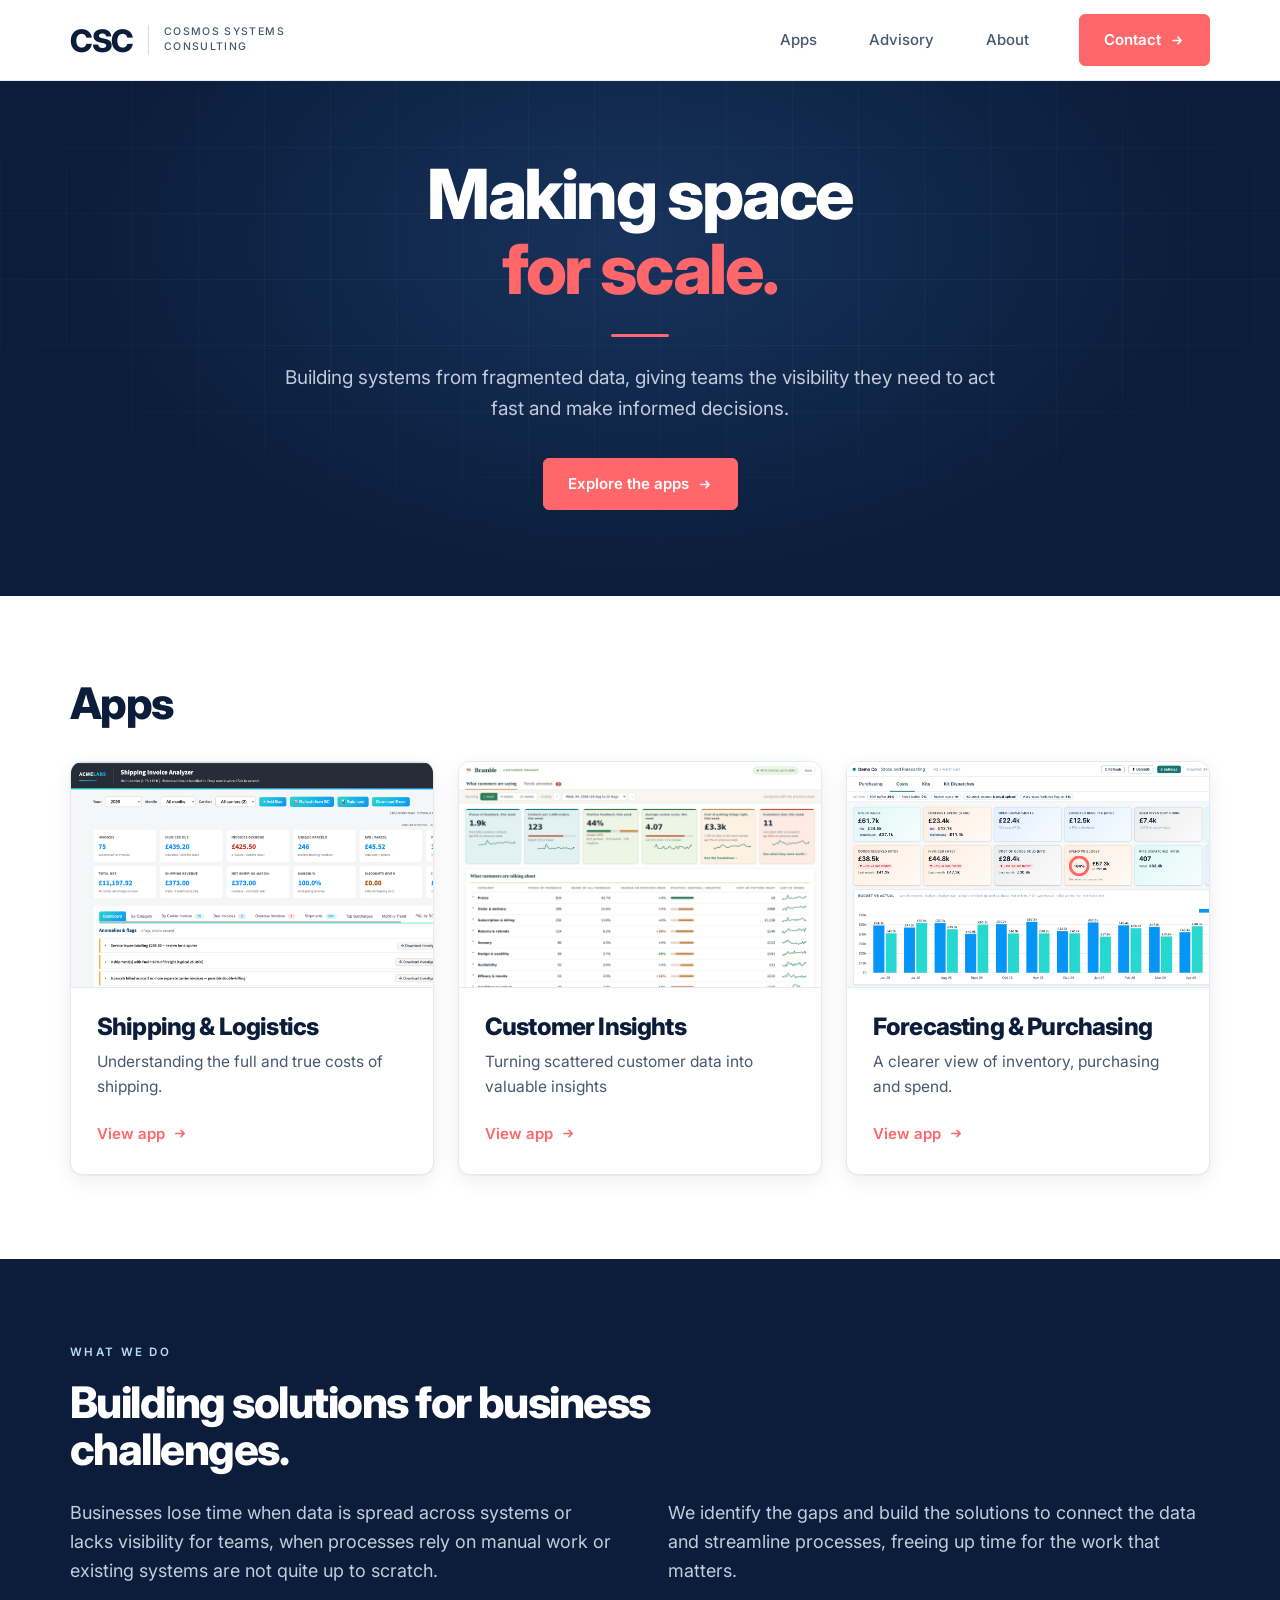
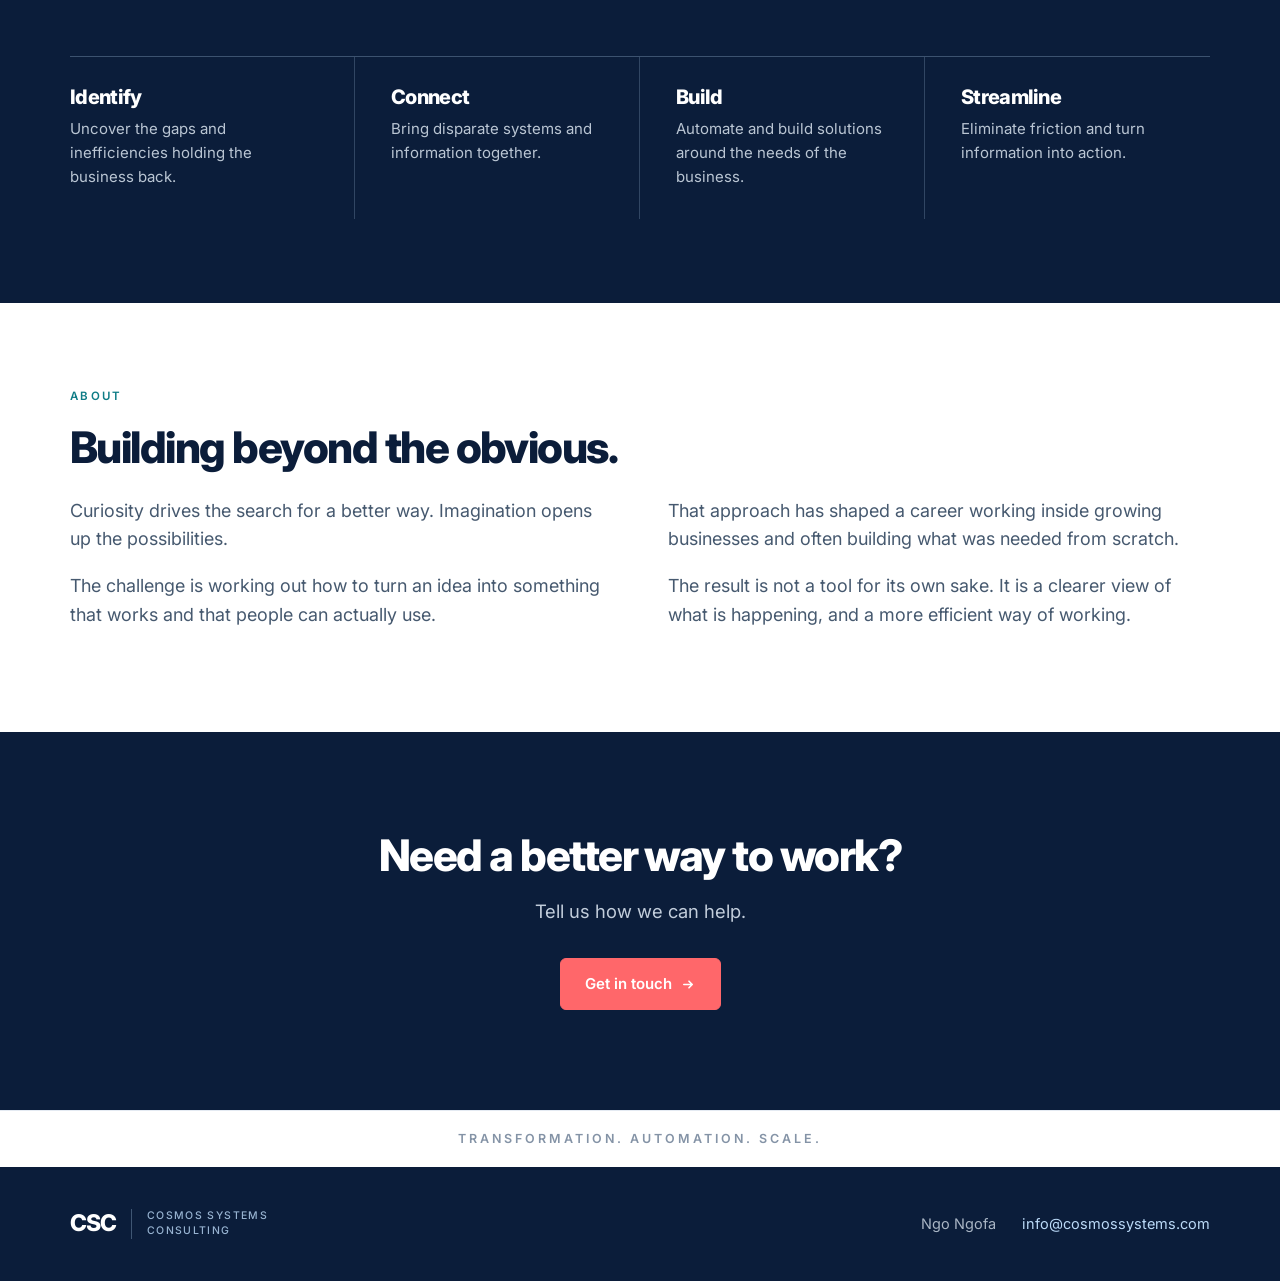
<file: index.html>
<!DOCTYPE html>
<html lang="en-GB">
<head>
<meta charset="utf-8">
<meta name="viewport" content="width=device-width,initial-scale=1">
<title>CSC | Cosmos Systems Consulting</title>
<meta name="description" content="Practical tools and solutions that bring together messy processes, fragmented data and disconnected systems.">
<link rel="preconnect" href="https://fonts.googleapis.com">
<link rel="preconnect" href="https://fonts.gstatic.com" crossorigin>
<link href="https://fonts.googleapis.com/css2?family=Inter:wght@400;500;600;700;800&display=swap" rel="stylesheet">
<link rel="stylesheet" href="assets/styles.css">
<link rel="icon" type="image/png" href="/favicon.png">
</head>
<body>
<script src="assets/content.js"></script>
<script src="assets/site.js"></script>
<script>renderHome();</script>
</body>
</html>
</file>
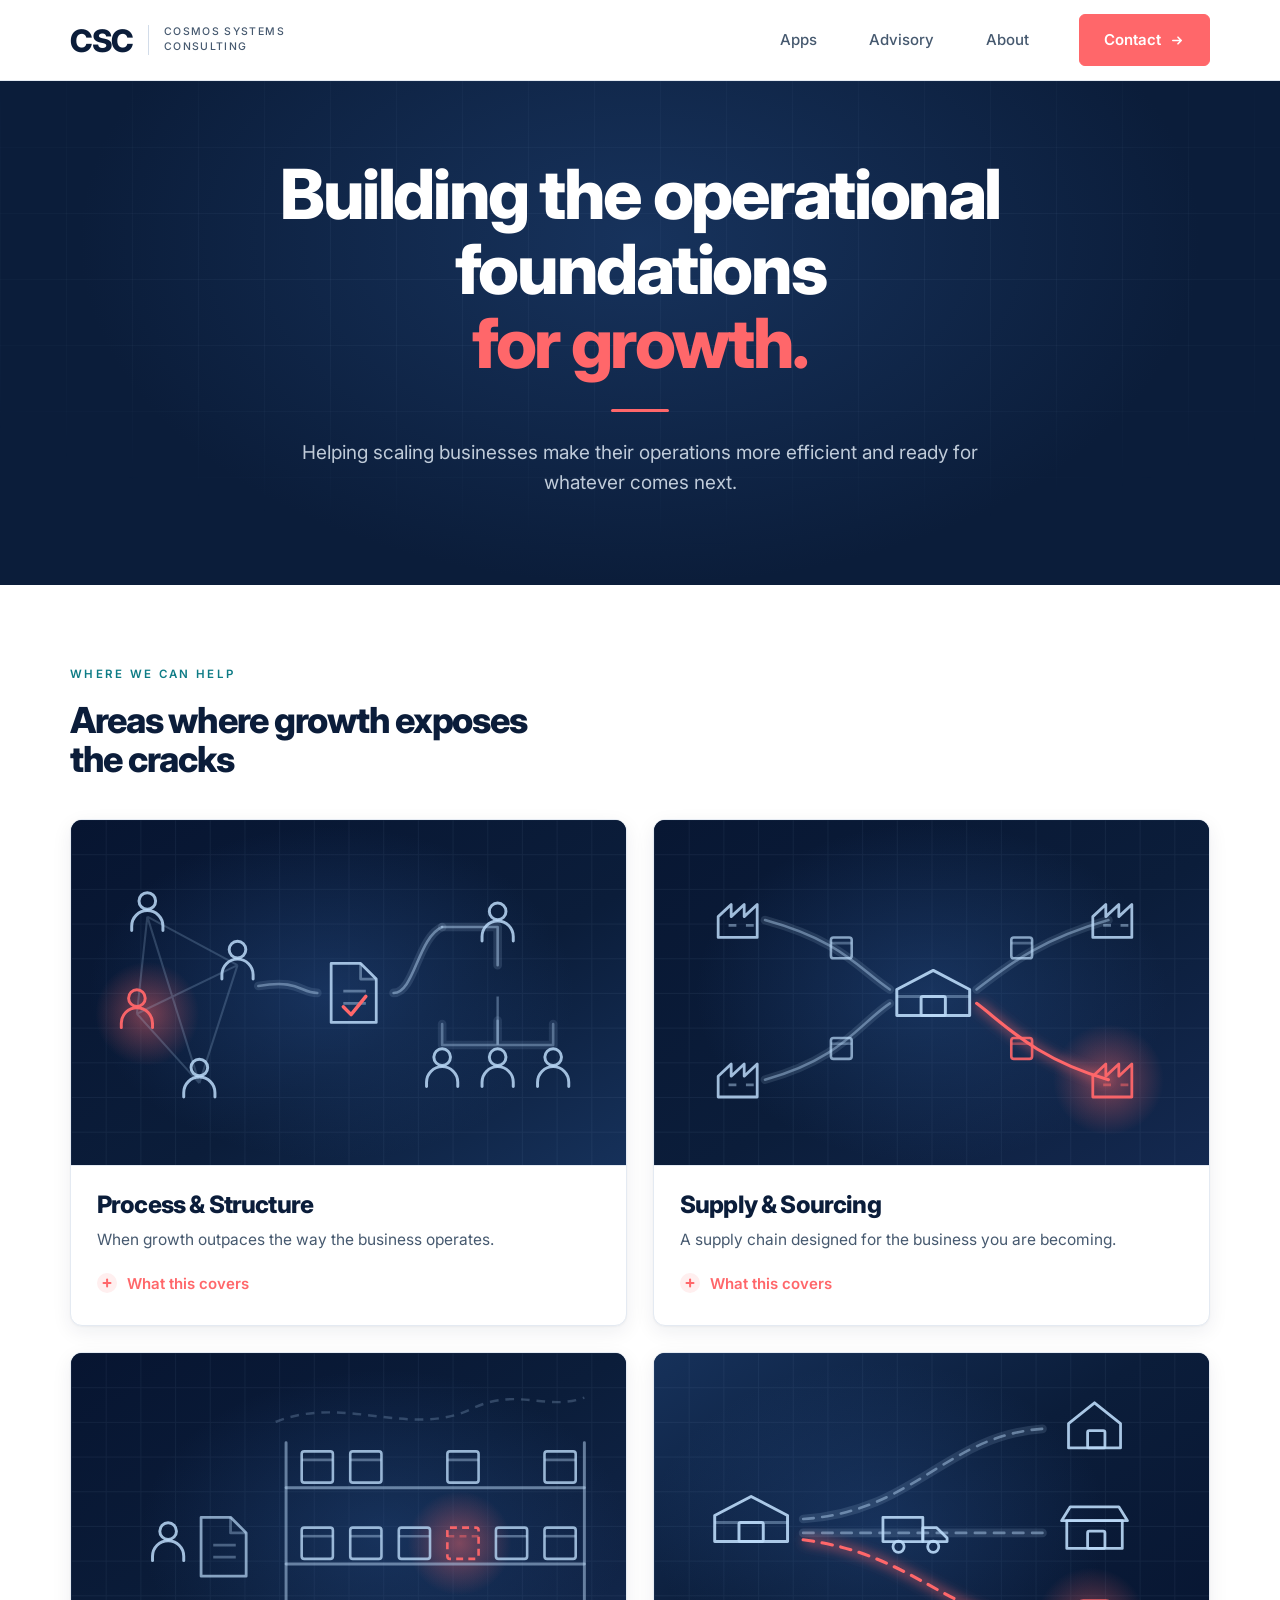
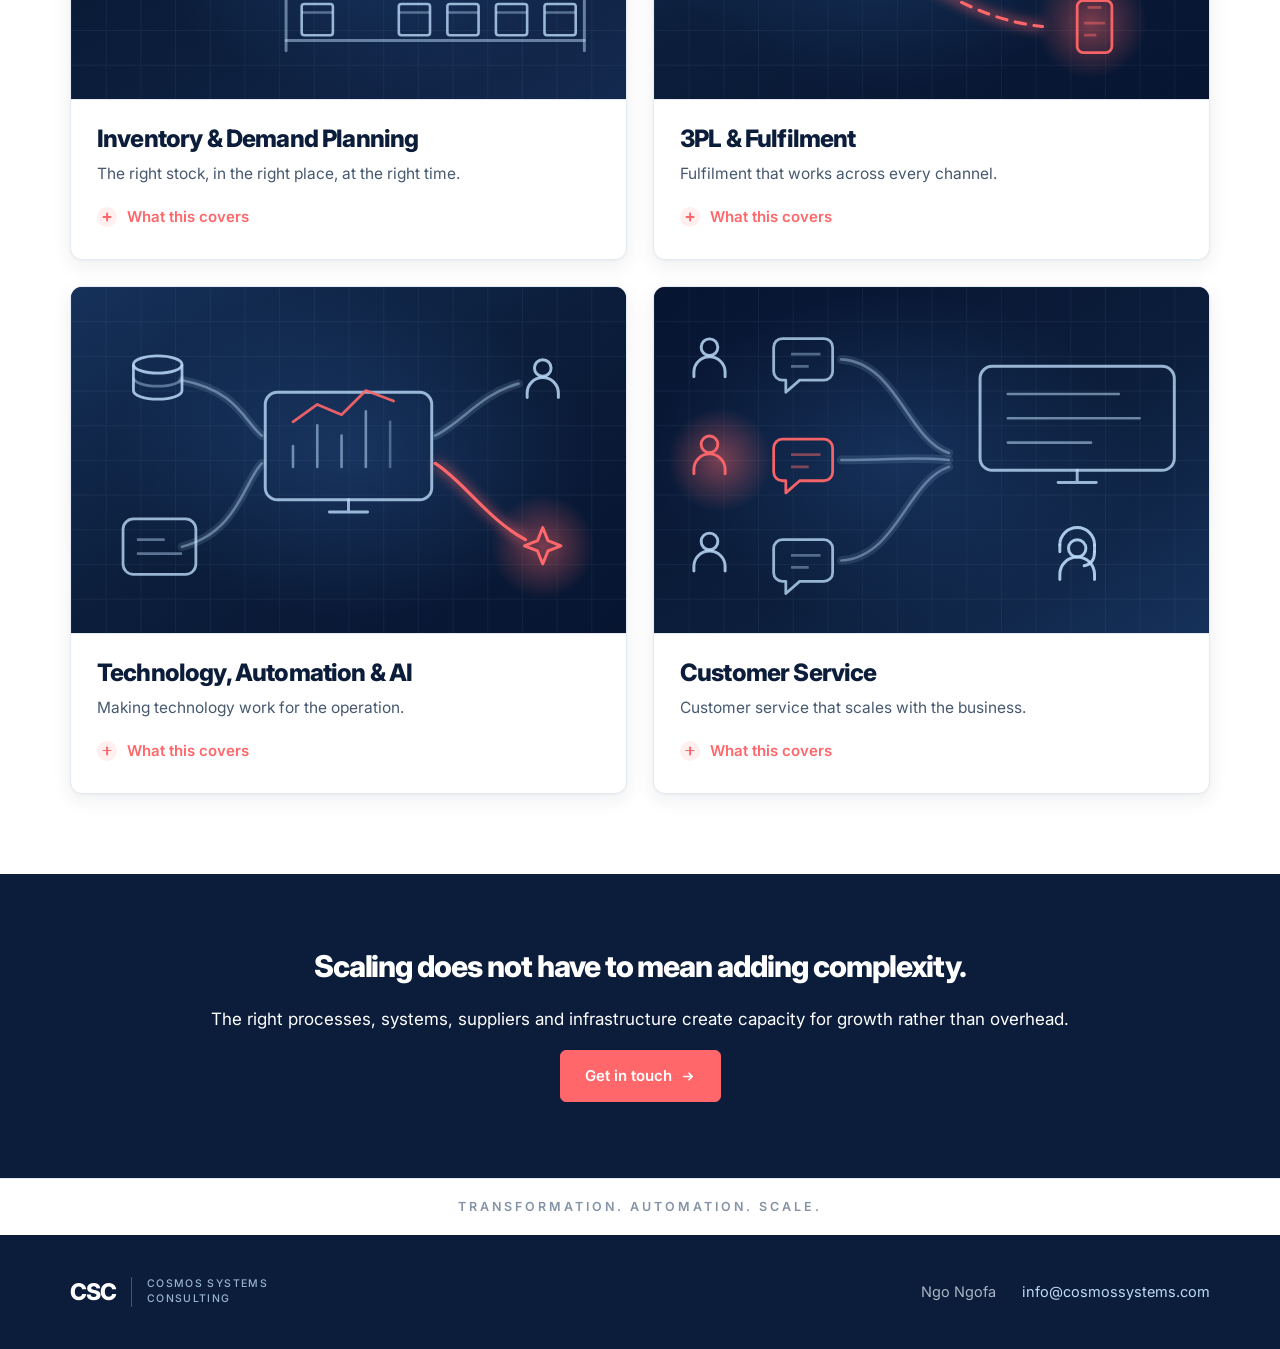
<file: advisory.html>
<!DOCTYPE html>
<html lang="en-GB">
<head>
<meta charset="utf-8">
<meta name="viewport" content="width=device-width,initial-scale=1">
<title>Advisory | CSC</title>
<meta name="description" content="Operations, supply, inventory, fulfilment and systems advisory for scaling consumer businesses.">
<link rel="preconnect" href="https://fonts.googleapis.com">
<link rel="preconnect" href="https://fonts.gstatic.com" crossorigin>
<link href="https://fonts.googleapis.com/css2?family=Inter:wght@400;500;600;700;800&display=swap" rel="stylesheet">
<link rel="stylesheet" href="assets/styles.css">
<link rel="icon" type="image/png" href="/favicon.png">
</head>
<body>
<script src="assets/content.js"></script>
<script src="assets/site.js"></script>
<script>renderAdvisory();</script>
</body>
</html>
</file>
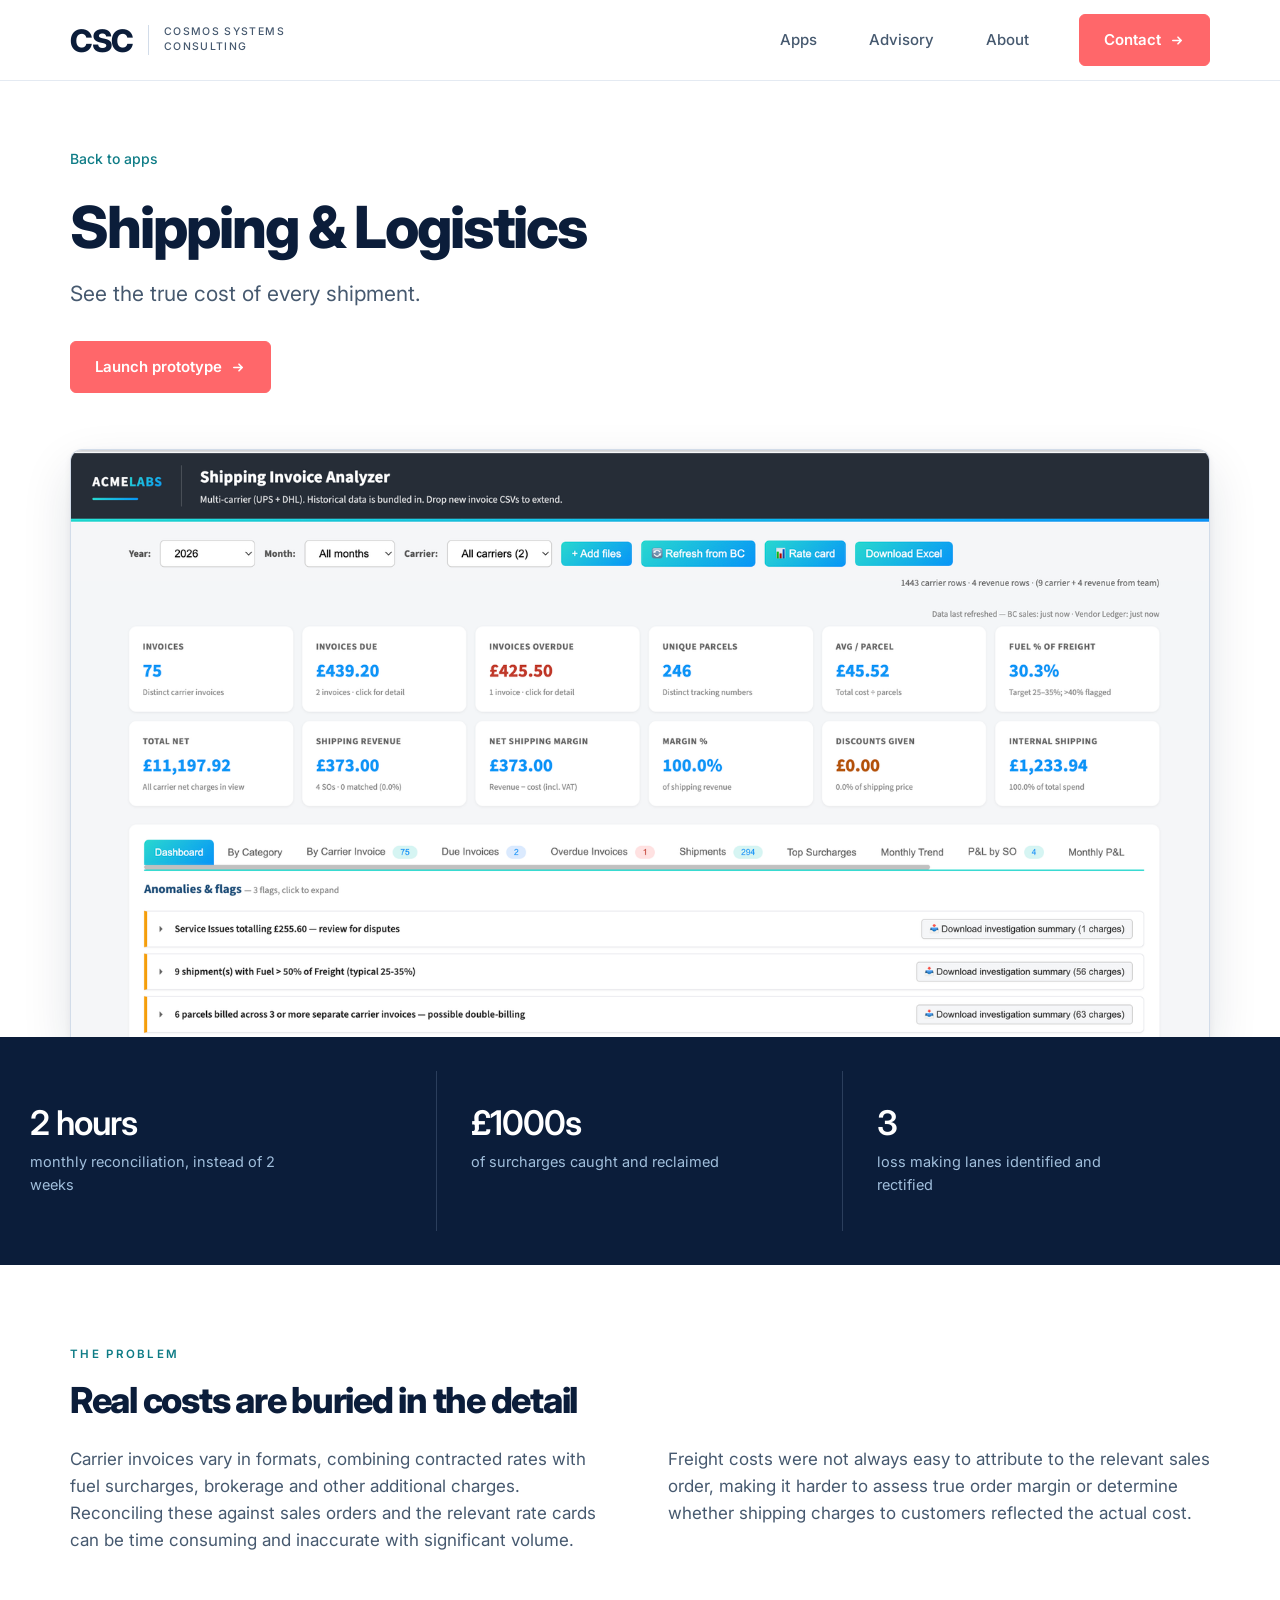
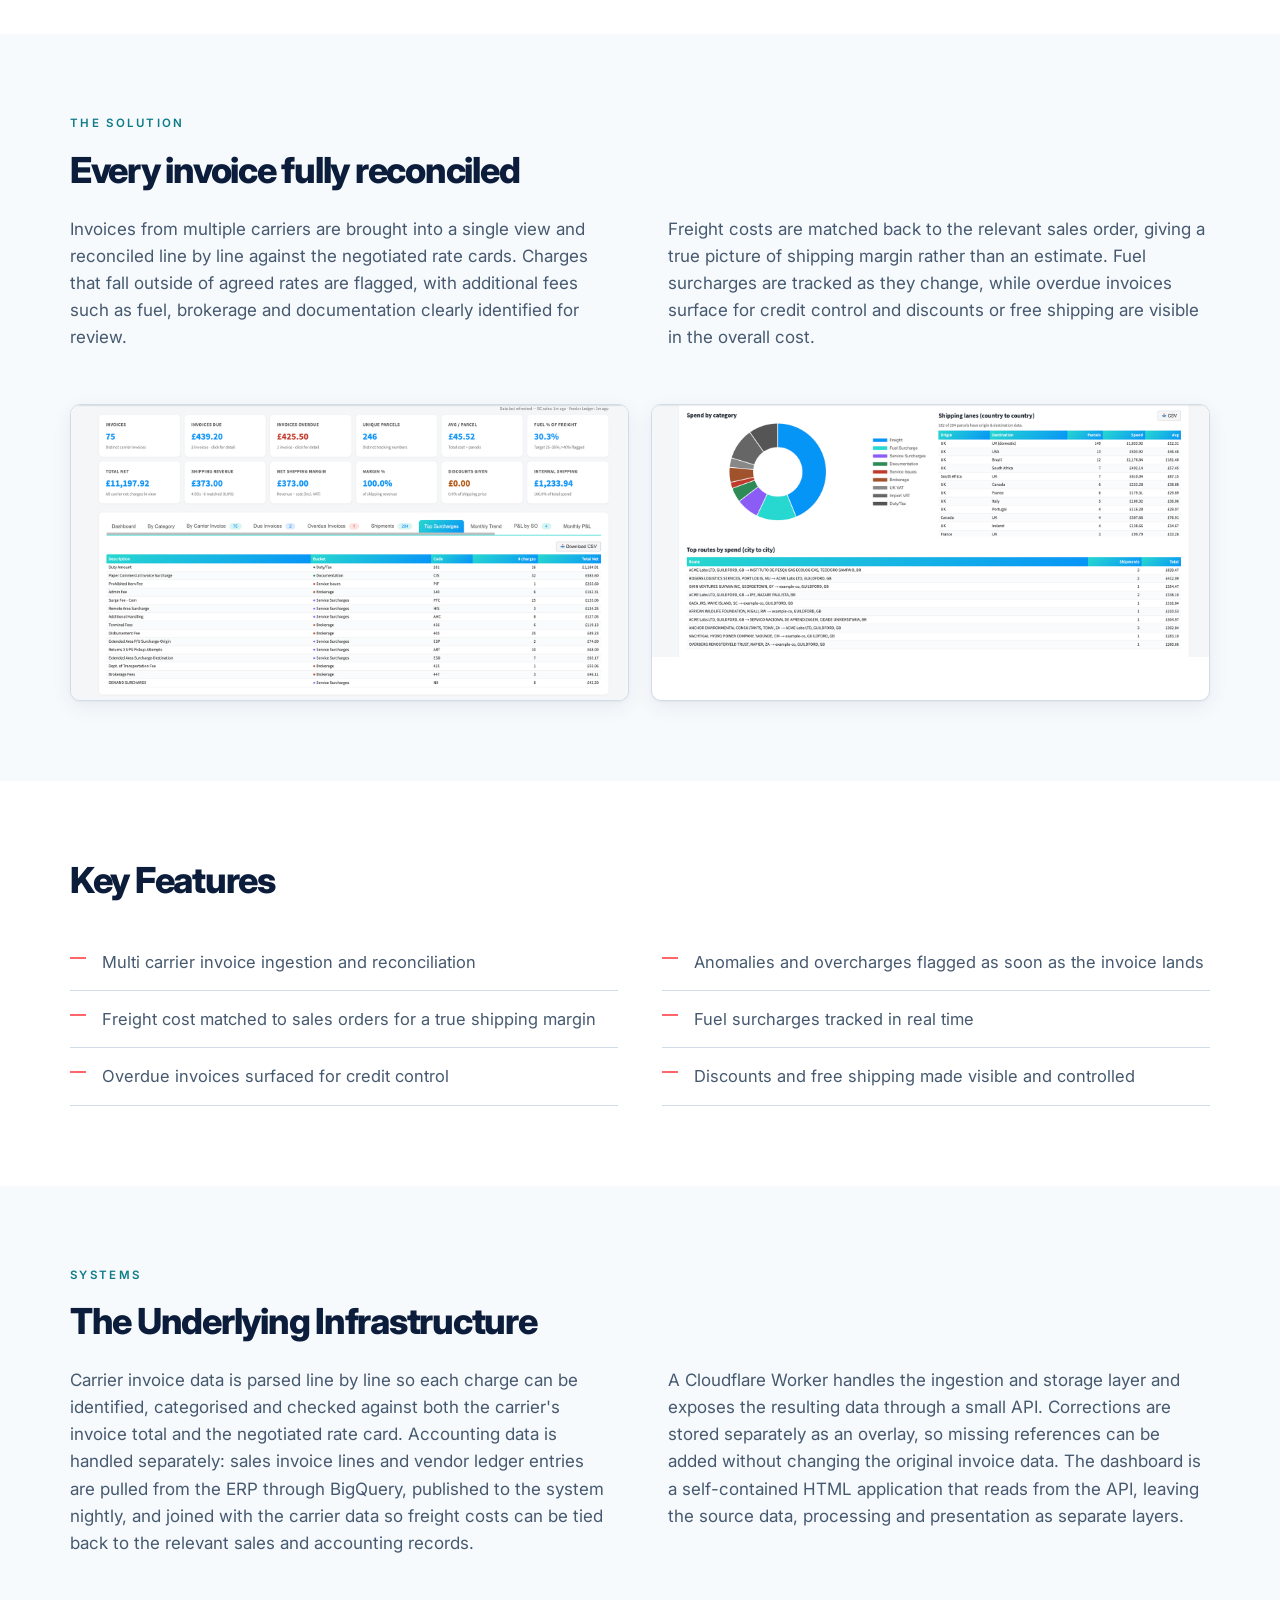
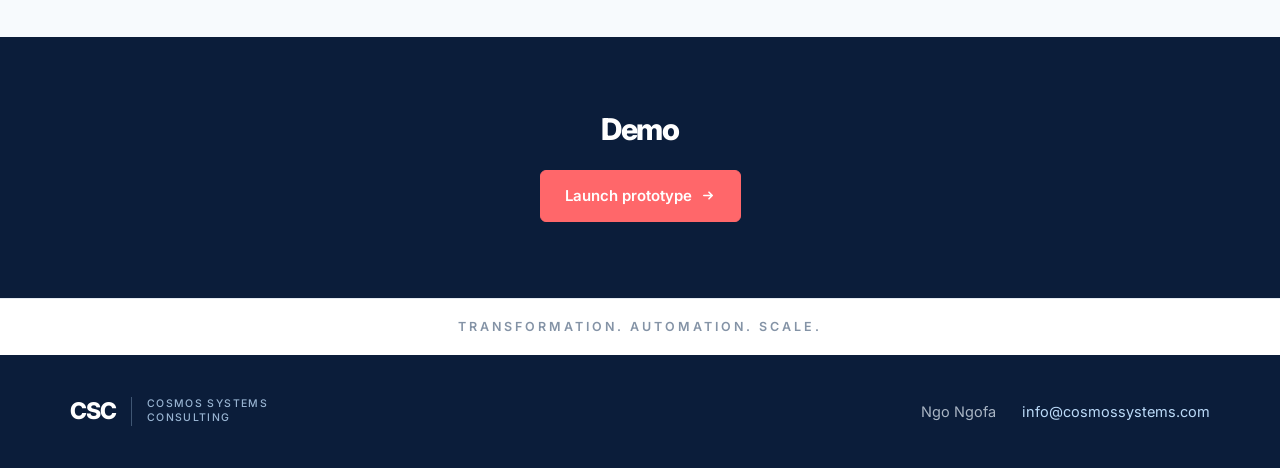
<file: app.html>
<!DOCTYPE html>
<html lang="en-GB">
<head>
<meta charset="utf-8">
<meta name="viewport" content="width=device-width,initial-scale=1">
<title>CSC</title>
<link rel="preconnect" href="https://fonts.googleapis.com">
<link rel="preconnect" href="https://fonts.gstatic.com" crossorigin>
<link href="https://fonts.googleapis.com/css2?family=Inter:wght@400;500;600;700;800&display=swap" rel="stylesheet">
<link rel="stylesheet" href="assets/styles.css">
<link rel="icon" type="image/png" href="/favicon.png">
</head>
<body>
<script src="assets/content.js"></script>
<script src="assets/site.js"></script>
<script>renderApp();</script>
</body>
</html>
</file>
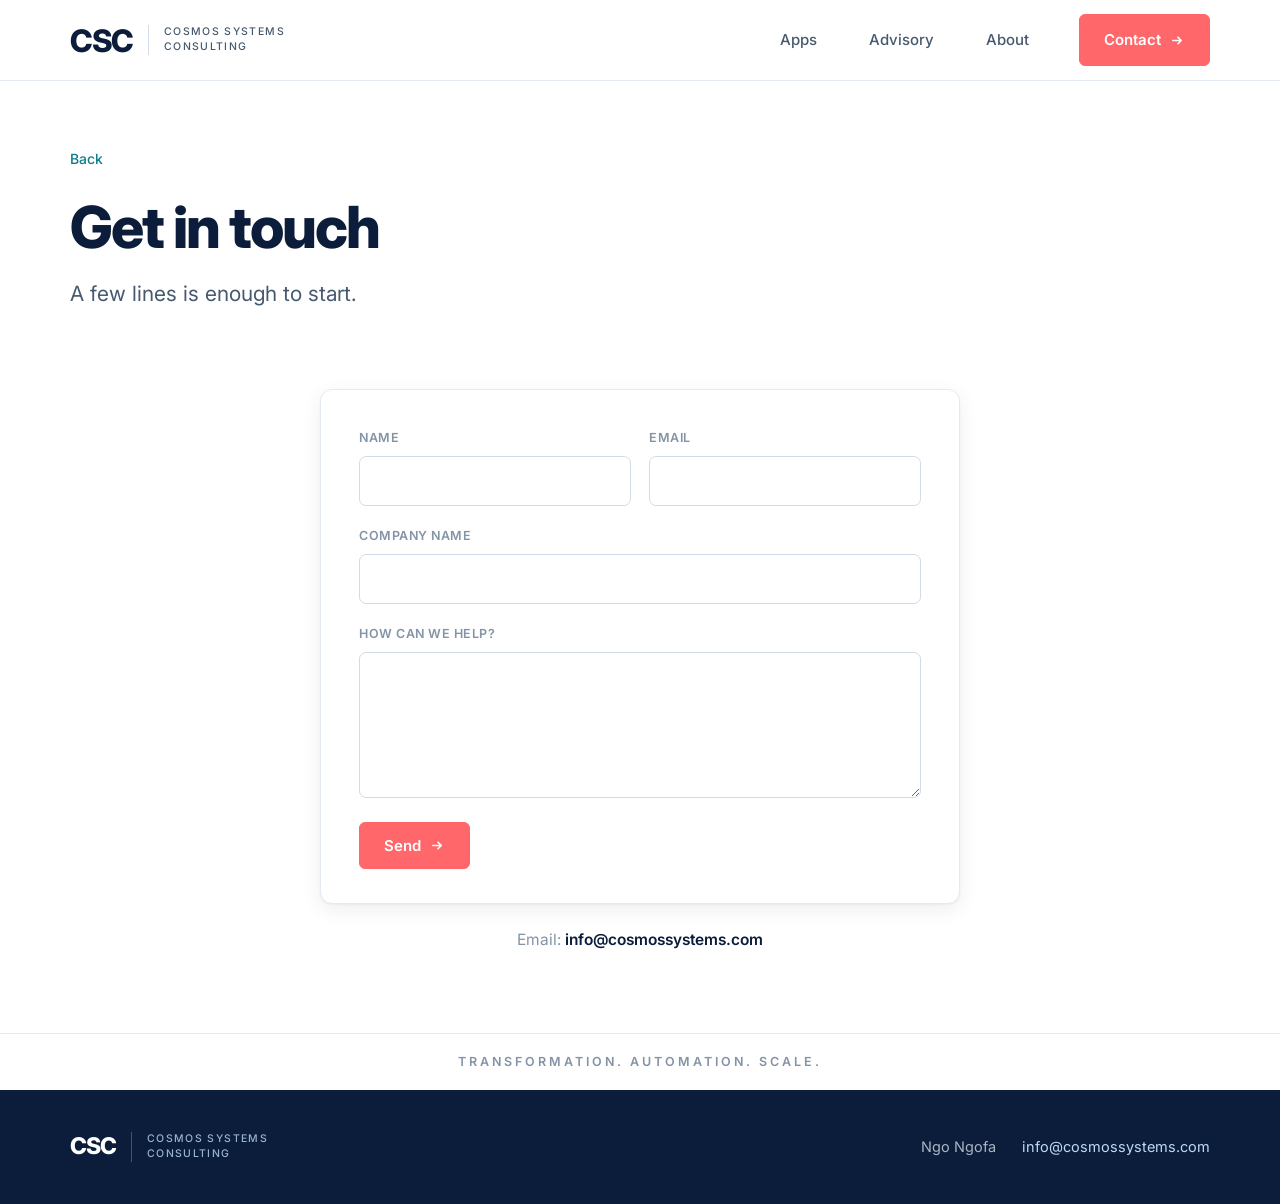
<file: contact.html>
<!DOCTYPE html>
<html lang="en-GB">
<head>
<meta charset="utf-8">
<meta name="viewport" content="width=device-width,initial-scale=1">
<title>Contact | CSC</title>
<meta name="description" content="Get in touch with Cosmos Systems Consulting.">
<link rel="preconnect" href="https://fonts.googleapis.com">
<link rel="preconnect" href="https://fonts.gstatic.com" crossorigin>
<link href="https://fonts.googleapis.com/css2?family=Inter:wght@400;500;600;700;800&display=swap" rel="stylesheet">
<link rel="stylesheet" href="assets/styles.css">
<link rel="icon" type="image/png" href="/favicon.png">
</head>
<body>
<script src="assets/content.js"></script>
<script src="assets/site.js"></script>
<script>renderContact();</script>
</body>
</html>
</file>
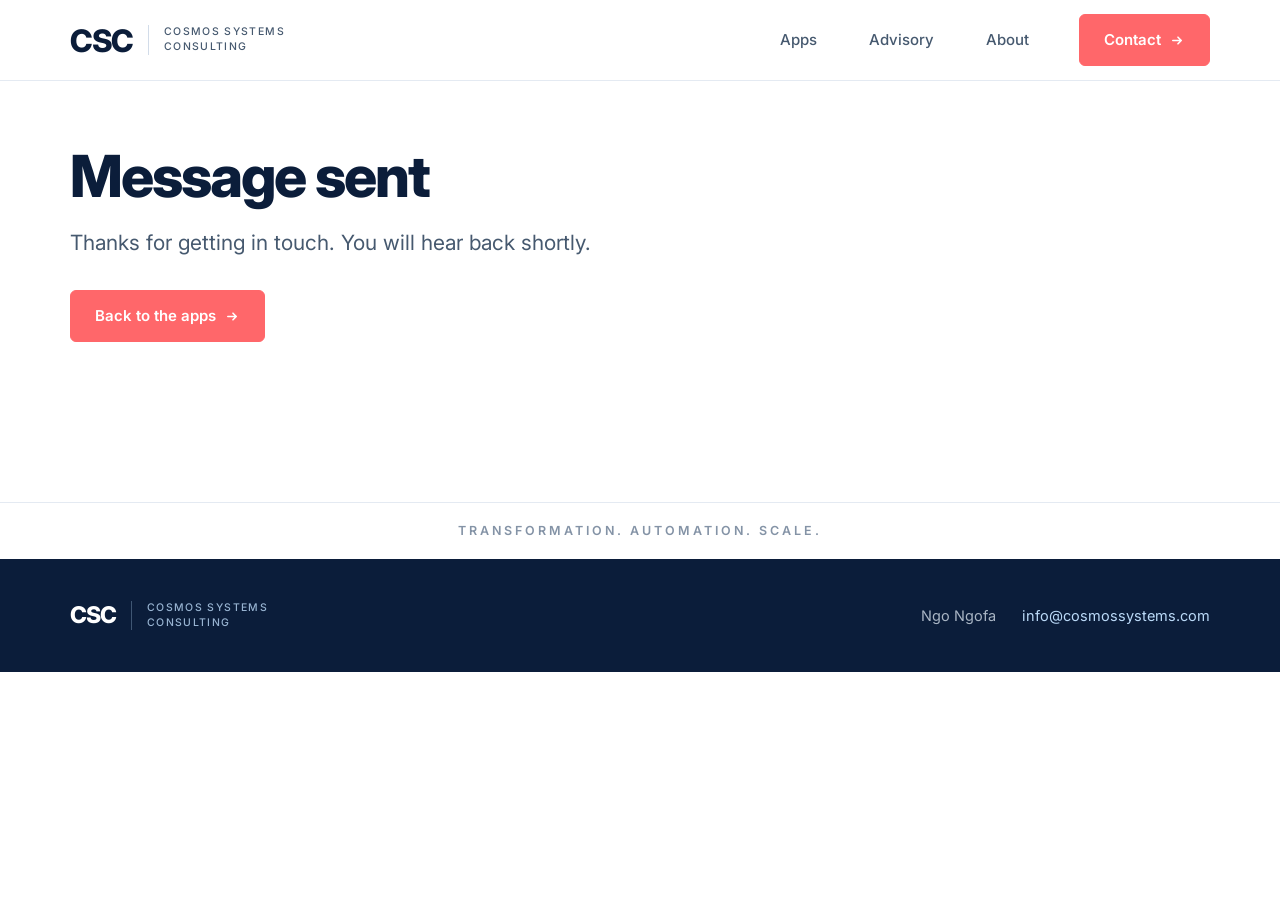
<file: thanks.html>
<!DOCTYPE html>
<html lang="en-GB">
<head>
<meta charset="utf-8">
<meta name="viewport" content="width=device-width,initial-scale=1">
<title>Thank you | CSC</title>
<link rel="preconnect" href="https://fonts.googleapis.com">
<link rel="preconnect" href="https://fonts.gstatic.com" crossorigin>
<link href="https://fonts.googleapis.com/css2?family=Inter:wght@400;500;600;700;800&display=swap" rel="stylesheet">
<link rel="stylesheet" href="assets/styles.css">
<link rel="icon" type="image/png" href="/favicon.png">
</head>
<body>
<script src="assets/content.js"></script>
<script src="assets/site.js"></script>
<script>
/* If the assets folder did not upload, say so instead of showing a blank page. */
(function(){
  var missing = [];
  if (typeof SITE === "undefined") missing.push("assets/content.js");
  if (typeof renderThanks !== "function") missing.push("assets/site.js");
  if (missing.length){
    document.body.innerHTML =
      '<div style="font:16px/1.6 system-ui,sans-serif;color:#0B1D3A;max-width:620px;' +
      'margin:80px auto;padding:0 24px">' +
      '<h1 style="font-size:26px;margin:0 0 14px">The page could not load its files</h1>' +
      '<p>The browser could not find: <b>' + missing.join("</b>, <b>") + '</b></p>' +
      '<p>This nearly always means the <b>assets</b> folder is missing from the ' +
      'repository, or everything was uploaded inside another folder by mistake. ' +
      'In the repository, <b>index.html</b> and the <b>assets</b> folder must both sit ' +
      'at the very top level, side by side.</p></div>';
    return;
  }
  renderThanks();
})();
</script>
</body>
</html>
</file>
<file: assets/styles.css>
/* CSC ---------------------------------------------------------------------- */
:root{
  --navy:#0B1D3A;
  --navy-2:#122B50;
  --navy-3:#1B3A68;
  --sky:#BBDAF8;
  --light:#E6F0FA;
  --teal:#0E7C86;
  --teal-2:#0A626A;
  --coral:#FF676A;
  --coral-2:#F2565A;
  --coral-soft:#FFEFEF;
  --terracotta:#E45D6A;
  --off:#FAFAF5;
  --white:#FFFFFF;

  --ink:#0B1D3A;
  --ink-2:#46596F;
  --mut:#8493A6;
  --line:#E4EAF2;
  --line-2:#D2DCE9;

  --disp:"Inter",system-ui,-apple-system,"Segoe UI",sans-serif;
  --sans:"Inter",system-ui,-apple-system,"Segoe UI",sans-serif;

  --shadow:0 1px 2px rgba(11,29,58,.04), 0 6px 20px rgba(11,29,58,.07);
  --shadow-lg:0 2px 6px rgba(11,29,58,.06), 0 20px 50px rgba(11,29,58,.12);
}
*{box-sizing:border-box}
html{scroll-behavior:smooth}
body{margin:0;background:var(--white);color:var(--ink);
  font:17px/1.6 var(--sans);-webkit-font-smoothing:antialiased}
img{max-width:100%;display:block}
a{color:inherit}
.w{max-width:1220px;margin:0 auto;padding:0 40px}
@media(max-width:760px){.w{padding:0 22px}}
h1,h2,h3,h4{font-family:var(--disp);font-weight:800;margin:0;letter-spacing:-.035em;
  line-height:1.08}
.accent{color:var(--coral)}

/* ---- nav, light ---- */
.nav{background:var(--white);border-bottom:1px solid var(--line);
  position:sticky;top:0;z-index:50}
.nav .w{display:flex;align-items:center;gap:18px;height:80px}
.mark{display:flex;align-items:center;gap:15px;text-decoration:none}
.mark b{font-family:var(--disp);font-size:31px;font-weight:800;letter-spacing:-.045em;
  color:var(--navy);line-height:1}
.mark span{font-size:10.5px;line-height:1.4;letter-spacing:.13em;text-transform:uppercase;
  color:var(--ink-2);padding-left:15px;border-left:1px solid var(--line-2);font-weight:500}
.nav .sp{flex:1}
.nav a.lnk{color:var(--ink-2);text-decoration:none;font-size:15px;font-weight:500;
  margin-left:34px}
.nav a.lnk:hover{color:var(--navy)}
.nav .btn{margin-left:32px}
@media(max-width:820px){.nav .w{height:auto;padding-top:16px;padding-bottom:16px;flex-wrap:wrap}
  .nav a.lnk{margin-left:0;margin-right:22px}.nav .btn{margin-left:0;margin-top:12px}
  .nav .sp{flex-basis:100%}}

/* ---- buttons ---- */
.btn{display:inline-flex;align-items:center;gap:9px;font-family:var(--sans);font-size:15px;
  font-weight:600;text-decoration:none;padding:13px 24px;border-radius:6px;
  background:var(--coral);color:#fff;border:1px solid var(--coral);transition:.15s}
.btn:hover{background:var(--coral-2);border-color:var(--coral-2)}
.btn.outline{background:var(--white);color:var(--navy);border-color:var(--line-2)}
.btn.outline:hover{border-color:var(--navy)}
.btn.dark{background:var(--navy);border-color:var(--navy);color:#fff}
.btn.dark:hover{background:var(--navy-3);border-color:var(--navy-3)}
.btn.ghost{background:transparent;color:#fff;border-color:rgba(255,255,255,.35)}
.btn.ghost:hover{background:rgba(255,255,255,.12);border-color:rgba(255,255,255,.65)}
.tlink{display:inline-flex;align-items:center;gap:8px;color:var(--coral);font-weight:600;
  text-decoration:none;font-size:15px}

/* ---- hero ---- */
.hero{background:var(--white);position:relative;overflow:hidden}
.hero .w{position:relative;z-index:2;padding-top:76px;padding-bottom:0}
.hero h1{font-size:clamp(42px,5.4vw,72px);color:var(--navy);max-width:17ch}
.hero .rule{width:58px;height:3px;background:var(--coral);margin:28px 0 26px;border-radius:2px}
.hero p{font-size:19px;color:var(--ink-2);max-width:56ch;margin:0}
.hero .cta{display:flex;gap:13px;margin-top:34px;flex-wrap:wrap}

/* centred */
.hero.centred{text-align:center;border-bottom:1px solid var(--line)}
.hero.centred .w{position:relative;z-index:2}
.hero.centred .w{padding-bottom:86px}
.hero.centred h1{margin:0 auto;max-width:20ch}
.hero.centred h1 .accent{display:block}
.hero.centred .rule{margin:28px auto 26px}
.hero.centred p{margin:0 auto;max-width:60ch}
.hero.centred .cta{justify-content:center}


/* ---- centred hero backgrounds ------------------------------------------- */
/* shared soft grid, drawn behind the copy and faded out at the edges */
.hero.centred.bg-grid,.hero.centred.bg-navy{position:relative;overflow:hidden}

/* grid: white page, faint navy grid and a soft navy glow */
.hero.centred.bg-grid::before{content:"";position:absolute;inset:0;z-index:0;
  background-image:linear-gradient(rgba(11,29,58,.07) 1px,transparent 1px),
    linear-gradient(90deg,rgba(11,29,58,.07) 1px,transparent 1px);
  background-size:66px 66px;
  -webkit-mask-image:radial-gradient(ellipse 82% 76% at 50% 32%,#000 12%,transparent 76%);
  mask-image:radial-gradient(ellipse 82% 76% at 50% 32%,#000 12%,transparent 76%)}
.hero.centred.bg-grid::after{content:"";position:absolute;z-index:0;pointer-events:none;
  left:50%;top:-180px;width:1180px;height:700px;transform:translateX(-50%);
  background:radial-gradient(ellipse at center,rgba(27,58,104,.16),transparent 66%)}

/* navy: the whole band goes navy */
.hero.centred.bg-navy{background:var(--navy);border-bottom:0}
.hero.centred.bg-navy::before{content:"";position:absolute;inset:0;z-index:0;
  background-image:linear-gradient(rgba(187,218,248,.09) 1px,transparent 1px),
    linear-gradient(90deg,rgba(187,218,248,.09) 1px,transparent 1px);
  background-size:66px 66px;
  -webkit-mask-image:radial-gradient(ellipse 86% 80% at 50% 34%,#000 10%,transparent 74%);
  mask-image:radial-gradient(ellipse 86% 80% at 50% 34%,#000 10%,transparent 74%)}
.hero.centred.bg-navy::after{content:"";position:absolute;z-index:0;pointer-events:none;
  left:50%;top:-220px;width:1240px;height:760px;transform:translateX(-50%);
  background:radial-gradient(ellipse at center,rgba(27,58,104,.75),transparent 64%)}
.hero.centred.bg-navy h1{color:#fff}
.hero.centred.bg-navy p{color:rgba(230,240,250,.82)}
.hero.centred.bg-navy .btn.outline{background:transparent;color:#fff;
  border-color:rgba(187,218,248,.42)}
.hero.centred.bg-navy .btn.outline:hover{background:rgba(255,255,255,.1);
  border-color:rgba(187,218,248,.8)}

/* panel: a navy block inset in the white page */
.hero.centred.bg-panel{background:var(--white);border-bottom:0;padding:30px 40px 0}
@media(max-width:760px){.hero.centred.bg-panel{padding:16px 18px 0}}
.hero.centred.bg-panel .w{background:var(--navy);border-radius:22px;overflow:hidden;
  padding:96px 64px 100px;position:relative;
  box-shadow:0 3px 10px rgba(11,29,58,.08),0 30px 70px rgba(11,29,58,.18)}
.hero.centred.bg-panel .w::before{content:"";position:absolute;inset:0;z-index:0;
  background-image:linear-gradient(rgba(187,218,248,.09) 1px,transparent 1px),
    linear-gradient(90deg,rgba(187,218,248,.09) 1px,transparent 1px);
  background-size:60px 60px;
  -webkit-mask-image:radial-gradient(ellipse 84% 84% at 50% 34%,#000 10%,transparent 74%);
  mask-image:radial-gradient(ellipse 84% 84% at 50% 34%,#000 10%,transparent 74%)}
.hero.centred.bg-panel .w > *{position:relative;z-index:2}
.hero.centred.bg-panel h1{color:#fff}
.hero.centred.bg-panel p{color:rgba(230,240,250,.82)}
.hero.centred.bg-panel .btn.outline{background:transparent;color:#fff;
  border-color:rgba(187,218,248,.42)}
.hero.centred.bg-panel .btn.outline:hover{background:rgba(255,255,255,.1);
  border-color:rgba(187,218,248,.8)}
@media(max-width:760px){.hero.centred.bg-panel .w{padding:64px 26px 68px;border-radius:16px}}

/* split, copy left and a rotating shot right */
.hero.split-hero .w{display:grid;grid-template-columns:minmax(0,.86fr) minmax(0,1.14fr);
  gap:60px;align-items:center;padding-bottom:58px}
.hero.split-hero h1{max-width:18ch}
.hero.split-hero h1 .accent{display:block}
.hero.split-hero p{max-width:44ch}
.hero.split-hero .frame{border-radius:12px;border-bottom:1px solid var(--line-2)}
.hero.split-hero .slidelabel{padding-top:14px}
.hero.split-hero .dots{padding:14px 0 0}
@media(max-width:1020px){.hero.split-hero .w{grid-template-columns:1fr;gap:44px}}

/* carousel under centred copy */
.hero.carousel{border-bottom:1px solid var(--line)}
.hero.carousel .w{padding-bottom:0}
.hero.carousel .copy{text-align:center;padding-bottom:52px}
.hero.carousel h1{margin:0 auto;max-width:20ch}
.hero.carousel h1 .accent{display:block}
.hero.carousel .rule{margin:28px auto 26px}
.hero.carousel p{margin:0 auto;max-width:60ch}
.hero.carousel .cta{justify-content:center}

/* the rotating frame itself */
.frame{position:relative;border:1px solid var(--line-2);border-radius:12px 12px 0 0;
  border-bottom:0;overflow:hidden;background:var(--white);
  box-shadow:0 2px 8px rgba(11,29,58,.06),0 24px 60px rgba(11,29,58,.14)}
.frame .bar{height:34px;background:#F3F6FA;border-bottom:1px solid var(--line);
  display:flex;align-items:center;gap:6px;padding:0 14px}
.frame .bar i{width:9px;height:9px;border-radius:50%;background:#D6DEE9;display:block}
.frame .slides{position:relative;aspect-ratio:16/9;background:var(--white)}
.frame .slides img{position:absolute;inset:0;width:100%;height:100%;object-fit:cover;
  object-position:top center;opacity:0;transition:opacity .6s ease}
.frame .slides img.on{opacity:1}
.dots{display:flex;gap:9px;justify-content:center;padding:20px 0 26px}
.dots button{width:8px;height:8px;border-radius:50%;border:0;padding:0;cursor:pointer;
  background:var(--line-2);transition:.2s}
.dots button.on{background:var(--coral);width:24px;border-radius:5px}
.slidelabel{text-align:center;font-size:13px;color:var(--mut);padding-top:16px;font-weight:500}

/* ---- sections ---- */
.sec{padding:84px 0}
.sec.light{background:var(--white)}
.sec.off{background:var(--white)}
.sec.navy{background:var(--navy);color:#fff}
.sec.navy .pillars{border-top-color:rgba(187,218,248,.28)}
.sec.navy .pillars div{border-right-color:rgba(187,218,248,.22)}
.sec.navy .pillars p{color:rgba(230,240,250,.8)}
.sec.navy .contact p,.sec.navy.contact p{color:rgba(230,240,250,.84)}
.sec.navy h2,.sec.navy h3,.sec.navy h4{color:#fff}
.eyebrow{font-size:11.5px;font-weight:600;letter-spacing:.2em;text-transform:uppercase;
  color:var(--teal);margin-bottom:18px}
.sec.navy .eyebrow{color:var(--sky)}
h2{font-size:clamp(30px,3.4vw,44px);max-width:20ch;color:var(--navy)}
.sec.navy h2{color:#fff}
.lede{font-size:18px;color:var(--ink-2);max-width:62ch;margin:20px 0 0}
.sec.navy .lede{color:rgba(230,240,250,.84)}
.split{display:block}
.split h2{margin-bottom:26px;max-width:24ch}
.cols{column-count:2;column-gap:56px;max-width:100%}
.cols.one{column-count:1;max-width:68ch}
.cols .lede{margin:0 0 18px;max-width:none;break-inside:avoid}
@media(max-width:820px){.cols{column-count:1}}

/* ---- app cards with screenshots ---- */
.cards{display:grid;grid-template-columns:repeat(3,1fr);gap:24px;margin-top:34px}
@media(max-width:1000px){.cards{grid-template-columns:1fr;max-width:640px}}
.card{background:var(--white);border:1px solid var(--line);border-radius:12px;
  box-shadow:var(--shadow);display:flex;flex-direction:column;overflow:hidden;
  text-decoration:none;transition:.18s}
.card:hover{box-shadow:var(--shadow-lg);transform:translateY(-3px)}
.card .thumb{background:#F7FAFD;border-bottom:1px solid var(--line);
  aspect-ratio:16/10;overflow:hidden;position:relative}
.card .thumb img{width:100%;height:100%;object-fit:cover;object-position:top left}
.card .in{padding:26px 26px 28px;display:flex;flex-direction:column;flex:1}
.card h3{font-size:24px;margin-bottom:10px;color:var(--navy)}
.card p{font-size:15.5px;color:var(--ink-2);margin:0 0 22px;flex:1}

/* ---- pillars ---- */
.pillars{display:grid;grid-template-columns:repeat(4,1fr);gap:0;margin-top:52px;
  border-top:1px solid var(--line-2)}
@media(max-width:900px){.pillars{grid-template-columns:repeat(2,1fr)}}
@media(max-width:540px){.pillars{grid-template-columns:1fr}}
.pillars div{padding:30px 36px;border-right:1px solid var(--line-2)}
.pillars div:first-child{padding-left:0}
.pillars div:last-child{border-right:0;padding-right:0}
@media(max-width:900px){.pillars div:nth-child(3){padding-left:0}
  .pillars div:nth-child(2){border-right:0;padding-right:0}}
@media(max-width:540px){.pillars div{padding-left:0;padding-right:0;border-right:0}}
.pillars h4{font-size:20px;margin-bottom:9px;color:var(--navy)}
.pillars p{font-size:15px;color:var(--ink-2);margin:0}

/* ---- steps ---- */
.steps{display:grid;grid-template-columns:repeat(4,1fr);gap:20px;margin-top:48px}
@media(max-width:900px){.steps{grid-template-columns:repeat(2,1fr)}}
@media(max-width:520px){.steps{grid-template-columns:1fr}}
.step{border-top:3px solid var(--coral);padding-top:18px}
.step b{display:block;font-size:13px;font-weight:700;color:var(--teal);
  letter-spacing:.06em;margin-bottom:9px}
.step span{font-size:17px;font-weight:500;color:var(--navy);line-height:1.35;display:block}

/* ---- contact ---- */
.contact{text-align:center;padding:100px 0}
.contact h2{margin:0 auto;max-width:22ch}
.contact p{font-size:18.5px;color:var(--ink-2);margin:18px 0 32px}

/* the contact page */
.contactpage{padding-bottom:0}
.contactpage h1{max-width:14ch}
.thanks{padding-bottom:40px}
.thanks .cta{margin-top:30px}

/* the form itself */
.cform{max-width:640px;margin:0 auto;background:var(--white);
  border:1px solid var(--line);border-radius:12px;padding:38px 38px 34px;
  box-shadow:var(--shadow)}
@media(max-width:600px){.cform{padding:26px 22px 24px}}
.cform label{display:block;font-size:12.5px;font-weight:600;letter-spacing:.04em;
  text-transform:uppercase;color:var(--mut);margin-bottom:20px}
.cform .row{display:grid;grid-template-columns:1fr 1fr;gap:18px}
@media(max-width:560px){.cform .row{grid-template-columns:1fr;gap:0}}
.cform input,.cform textarea{display:block;width:100%;margin-top:8px;
  font:16px/1.5 var(--sans);color:var(--ink);background:var(--white);
  border:1px solid var(--line-2);border-radius:7px;padding:12px 14px;resize:vertical}
.cform input::placeholder,.cform textarea::placeholder{color:var(--mut)}
.cform input:focus,.cform textarea:focus{outline:0;border-color:var(--navy-3);
  box-shadow:0 0 0 3px rgba(27,58,104,.12)}
.cform button{margin-top:4px}
.cform button:disabled{opacity:.55;cursor:default}
.cform .hp{position:absolute;left:-9999px;width:1px;height:1px;overflow:hidden}

/* an embedded form instead, if one is used */
.formwrap{max-width:720px;margin:0 auto;border:1px solid var(--line);border-radius:12px;
  overflow:hidden;background:var(--white);box-shadow:var(--shadow)}
.formwrap iframe{display:block;width:100%;height:1180px;border:0;background:var(--white)}
@media(max-width:600px){.formwrap iframe{height:1320px}}
.formsoon{max-width:640px;margin:0 auto;border:1px dashed var(--line-2);border-radius:12px;
  background:#F7FAFD;padding:52px 30px;text-align:center}
.formsoon p{margin:0;color:var(--ink-2);font-size:16px}

.block p.cor,.cor{max-width:640px;margin:24px auto 0;text-align:center;font-size:15.5px;
  color:var(--mut)}
.cor b{color:var(--navy);font-weight:600}
.fmail{color:var(--sky)}

/* ---- footer ---- */
footer{background:var(--navy);color:rgba(230,240,250,.72);padding:42px 0}
footer .w{display:flex;gap:26px;align-items:center;flex-wrap:wrap;font-size:14.5px}
footer .mark b{font-size:23px;color:#fff}
footer .mark span{color:rgba(187,218,248,.8);border-left-color:rgba(187,218,248,.3)}
footer .sp{flex:1}
footer a{color:var(--sky);text-decoration:none}
footer a:hover{color:#fff}
.strip{background:var(--white);border-top:1px solid var(--line);color:var(--mut);
  text-align:center;padding:18px 0;font-size:12.5px;font-weight:600;
  letter-spacing:.24em;text-transform:uppercase}

/* ==== app page ============================================================ */
.apphero{background:var(--white);padding:64px 0 0;border-bottom:0}
.crumb{font-size:14px;color:var(--teal);text-decoration:none;display:inline-flex;gap:8px;
  align-items:center;margin-bottom:26px;font-weight:500}
.apphero h1{font-size:clamp(38px,4.6vw,58px);max-width:16ch;color:var(--navy)}
.apphero .head{font-size:21px;color:var(--ink-2);margin:20px 0 0;max-width:50ch;
  font-weight:400;line-height:1.45}
.apphero .cta{margin-top:32px;display:flex;gap:13px;flex-wrap:wrap}
.heroshot{margin-top:56px;border-radius:12px 12px 0 0;overflow:hidden;
  border:1px solid var(--line-2);border-bottom:0;box-shadow:var(--shadow-lg);
  background:var(--white)}
.heroshot img{width:100%}
.shot-ph{aspect-ratio:16/9;background:linear-gradient(140deg,var(--navy),var(--navy-3));
  display:flex;flex-direction:column;align-items:center;justify-content:center;gap:10px;
  color:var(--sky);text-align:center;padding:40px}
.shot-ph b{font-family:var(--disp);font-size:24px;color:#fff;font-weight:600}

.results{background:var(--navy);color:#fff}
.results .w{display:grid;grid-template-columns:repeat(3,1fr);gap:0}
@media(max-width:760px){.results .w{grid-template-columns:1fr}}
.results div{padding:34px 34px;border-right:1px solid rgba(187,218,248,.18)}
.results div:first-child{padding-left:0}
.results div:last-child{border-right:0;padding-right:0}
@media(max-width:760px){
  .results div{padding:28px 0;border-right:0;
    border-bottom:1px solid rgba(187,218,248,.18)}
  .results div:last-child{border-bottom:0}
}
.results b{display:block;font-family:var(--disp);font-size:34px;font-weight:600;
  letter-spacing:-.03em;color:#fff;line-height:1.05}
.results span{font-size:14.5px;color:rgba(187,218,248,.85);margin-top:10px;display:block;
  max-width:28ch}

.block{padding:80px 0}
.block.off{background:#F7FAFD}
.block.light{background:#F7FAFD}
.block h2{font-size:clamp(26px,2.8vw,36px)}
.block p{font-size:17px;color:var(--ink-2);max-width:64ch;margin:0 0 16px}
.block p:last-child{margin-bottom:0}

.feats{list-style:none;padding:0;margin:34px 0 0;display:grid;
  grid-template-columns:1fr 1fr;gap:0 44px}
@media(max-width:760px){.feats{grid-template-columns:1fr}}
.feats li{position:relative;padding:15px 0 15px 32px;border-bottom:1px solid var(--line-2);
  font-size:16.5px;color:var(--ink-2)}
.feats li:before{content:"";position:absolute;left:0;top:23px;width:16px;height:2px;
  background:var(--coral)}

.gallery{display:grid;grid-template-columns:1fr 1fr;gap:22px;margin-top:44px}
@media(max-width:820px){.gallery{grid-template-columns:1fr}}
.gallery figure{margin:0;border:1px solid var(--line-2);border-radius:10px;overflow:hidden;
  box-shadow:var(--shadow);background:var(--white)}
.gallery img{width:100%}

.endcta{background:var(--navy);padding:76px 0;text-align:center;color:#fff}
.endcta h3{font-size:30px;margin-bottom:24px;color:#fff}

/* a single screenshot in the solution block sits centred instead of half width */
.gallery.one{grid-template-columns:minmax(0,860px);justify-content:center}

/* =============================================================================
   PASTE 3 of 3  ->  assets/styles.css
   Paste at the very END of styles.css. Nothing already in the file changes.
   ========================================================================== */

/* ============ NEW: advisory page only ============ */
.sub{font-size:11.5px;font-weight:600;letter-spacing:.2em;text-transform:uppercase;
  color:var(--teal);margin-bottom:14px}
.slist{list-style:none;padding:0;margin:0}
.slist li{position:relative;padding:11px 0 11px 28px;border-bottom:1px solid var(--line);
  font-size:15.5px;color:var(--ink-2)}
.slist li:first-child{padding-top:0}
.slist li:first-child::before{top:8px}
.slist li:last-child{border-bottom:0;padding-bottom:0}
.slist li::before{content:"";position:absolute;left:0;top:19px;width:14px;height:2px;
  background:var(--coral)}

/* --- service cards, built on the existing .card styling --- */
.scards{display:grid;gap:26px;margin-top:40px;align-items:start}
@media(max-width:1000px){.scards{grid-template-columns:1fr !important;max-width:640px}}
.scard{background:var(--white);border:1px solid var(--line);border-radius:12px;
  box-shadow:var(--shadow);overflow:hidden;transition:.18s}
.scard:hover,.scard[data-open="1"]{box-shadow:var(--shadow-lg)}
.scard .thumb{background:var(--navy);border-bottom:1px solid var(--line);
  aspect-ratio:16/10;overflow:hidden;position:relative}
.scard .thumb img,.scard .thumb svg{width:100%;height:100%;object-fit:cover;display:block}
.scard .in{padding:26px 26px 24px}
.scard h3{font-size:24px;margin-bottom:10px;color:var(--navy)}
.scard .sline{font-size:15.5px;color:var(--ink-2);margin:0 0 20px}
.more{display:inline-flex;align-items:center;gap:10px;background:none;border:0;padding:0;
  font:600 15px var(--sans);color:var(--coral);cursor:pointer;text-align:left}
.more .pm{width:20px;height:20px;border-radius:50%;background:var(--coral-soft);
  position:relative;flex-shrink:0}
.more .pm::before,.more .pm::after{content:"";position:absolute;left:50%;top:50%;
  background:var(--coral);border-radius:2px;transform:translate(-50%,-50%);transition:.22s}
.more .pm::before{width:9px;height:1.8px}
.more .pm::after{width:1.8px;height:9px}
[data-open="1"] .more .pm::after{height:1.8px}
.panel{display:grid;grid-template-rows:0fr;transition:grid-template-rows .3s ease}
[data-open="1"] .panel{grid-template-rows:1fr}
.panel > div{overflow:hidden}
.scard-body{padding-top:24px;margin-top:24px;border-top:1px solid var(--line)}
.scard-body p{font-size:16px;line-height:1.65;color:var(--ink-2);margin:0 0 24px}

/* --- case study cards: navy, three across, expandable --- */
.cases{display:grid;gap:26px;margin-top:42px;align-items:start}
@media(max-width:1060px){.cases{grid-template-columns:repeat(2,1fr) !important}}
@media(max-width:720px){.cases{grid-template-columns:1fr !important;max-width:560px}}
.ccard{background:var(--navy);border-radius:14px;overflow:hidden;color:#fff;
  box-shadow:0 2px 8px rgba(11,29,58,.1),0 18px 44px rgba(11,29,58,.16);transition:.18s}
.ccard:hover{transform:translateY(-3px)}
.ccard[data-open="1"]{transform:none}
.ccard .thumb{aspect-ratio:16/10;overflow:hidden;position:relative;
  border-bottom:1px solid rgba(187,218,248,.2)}
.ccard .thumb img,.ccard .thumb svg{width:100%;height:100%;object-fit:cover;display:block}
.ccard .cin{padding:28px 28px 30px}
.ccard .hfig{border-bottom:1px solid rgba(187,218,248,.22);padding-bottom:20px;margin-bottom:20px}
.ccard .hfig b{display:block;font-family:var(--disp);font-size:44px;font-weight:800;
  letter-spacing:-.045em;line-height:1;color:var(--coral)}
.ccard .hfig b.tbc{color:rgba(187,218,248,.45);font-size:30px}
.ccard .hfig span{display:block;font-size:14px;color:rgba(187,218,248,.86);margin-top:10px}
.ccard h3{font-size:22px;color:#fff;margin-bottom:12px}
.ccard .cline{font-size:15px;color:rgba(187,218,248,.82);margin:0 0 22px;line-height:1.5}
.ccard .more{color:#fff}
.ccard .more .pm{background:rgba(255,255,255,.14)}
.ccard .more .pm::before,.ccard .more .pm::after{background:var(--coral)}
.ccard-body{padding-top:24px;margin-top:24px;border-top:1px solid rgba(187,218,248,.22)}
.ccard-body p{font-size:15.5px;line-height:1.7;color:rgba(230,240,250,.84);margin:0 0 24px}
.ccard .figs{display:grid;gap:0;margin:0 0 24px;border-top:1px solid rgba(187,218,248,.18);
  border-bottom:1px solid rgba(187,218,248,.18)}
.ccard .figs div{padding:16px 0}
.ccard .figs div + div{border-top:1px solid rgba(187,218,248,.18)}
.ccard .figs b{display:block;font-family:var(--disp);font-size:25px;font-weight:700;
  letter-spacing:-.035em;color:#fff;line-height:1}
.ccard .figs b.tbc{color:rgba(187,218,248,.45);font-size:19px}
.ccard .figs span{display:block;font-size:13.5px;color:rgba(187,218,248,.8);margin-top:7px}
.ccard .sub{color:var(--sky)}
.ccard .slist li{color:rgba(230,240,250,.84);border-bottom-color:rgba(187,218,248,.18);
  font-size:15px}

/* the existing placeholder, sized for an advisory card */
.scard .shot-ph,.ccard .shot-ph{aspect-ratio:auto;height:100%;padding:24px;gap:8px}
.scard .shot-ph b,.ccard .shot-ph b{font-size:19px}
.shot-ph span{font-size:12px;letter-spacing:.14em;text-transform:uppercase;
  color:rgba(187,218,248,.7)}
</file>
